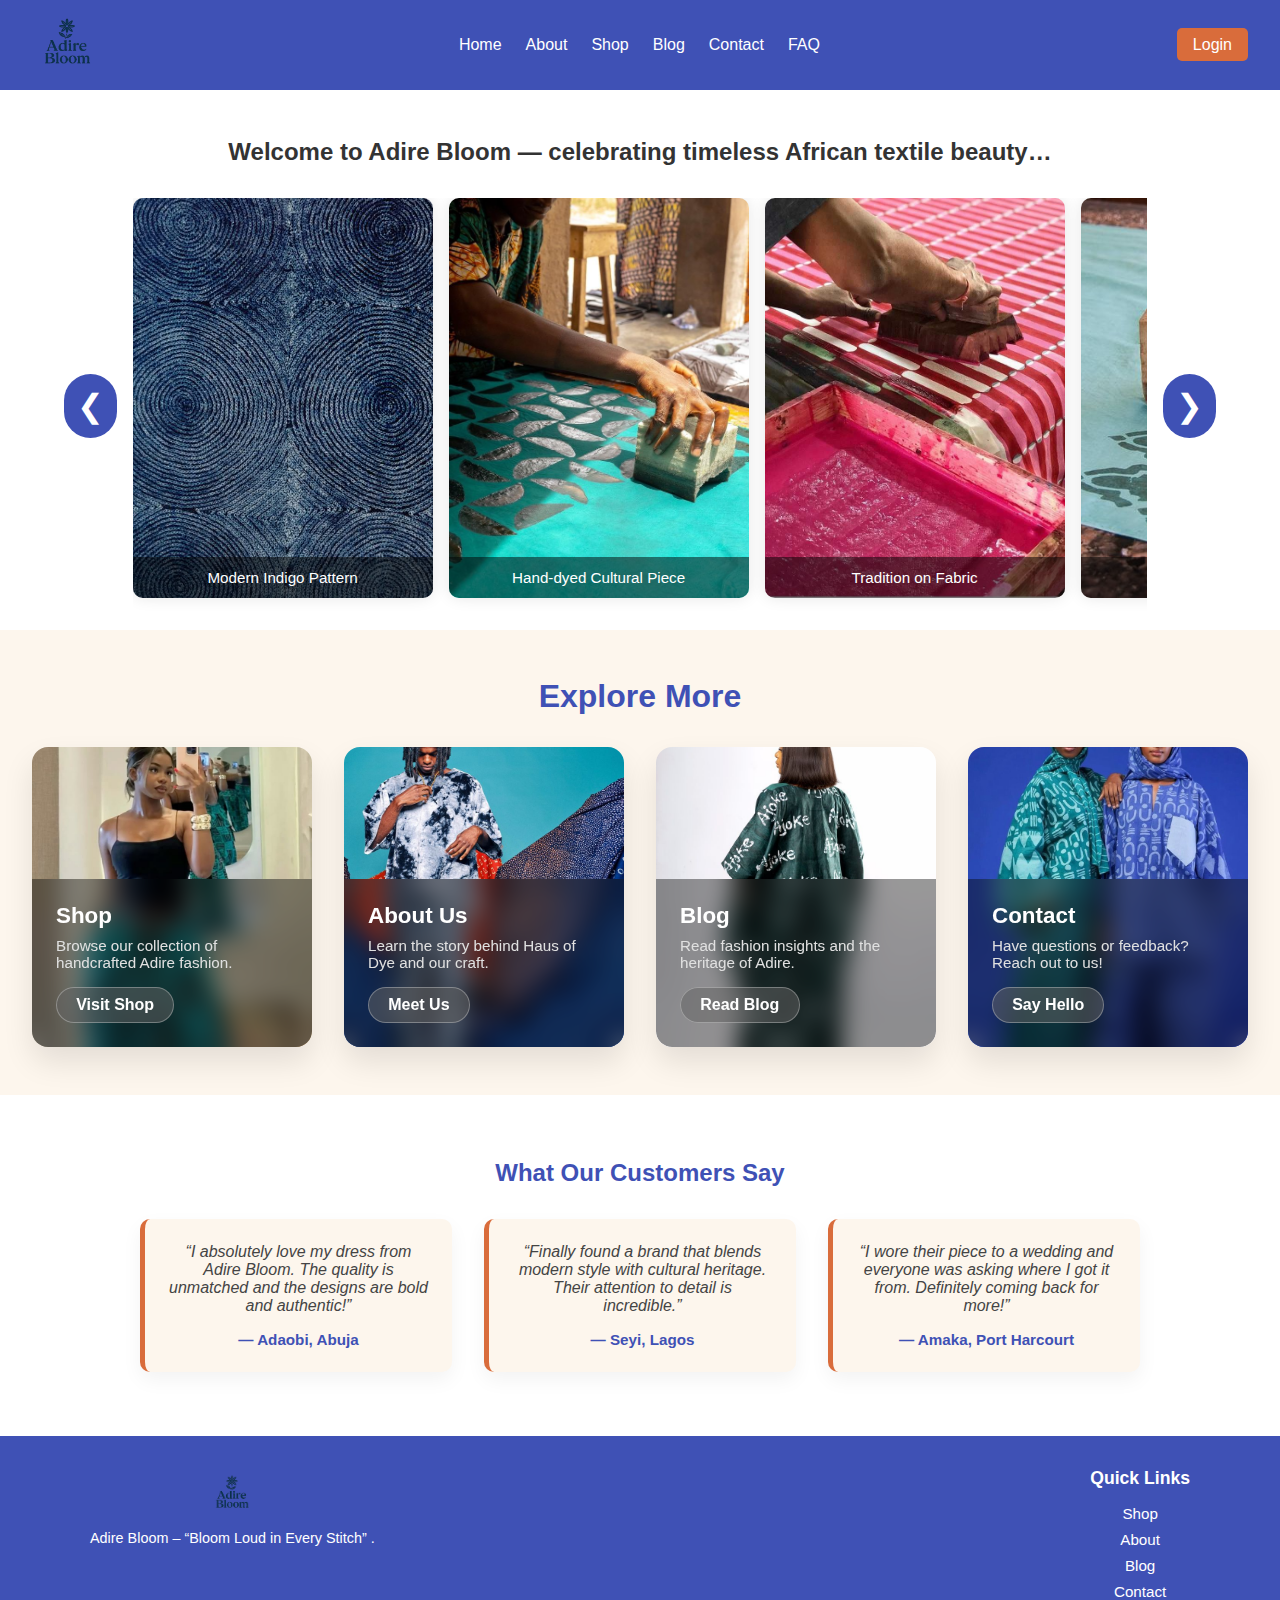
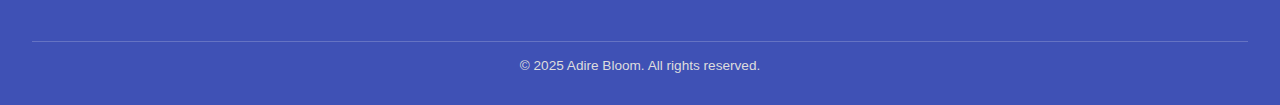
<file: index.html>
<!DOCTYPE html>
<html lang="en">
                    <head>
                      <meta charset="UTF-8" />
                      <meta name="viewport" content="width=device-width, initial-scale=1.0" />
                      <meta name="robots" content="index, follow" />

                      <title>Adire Bloom | Modern Adire Fashion</title>
                      <meta name="description" content="Adire Bloom brings street-inspired, handcrafted 
                      Adire pieces to the modern world. Wear culture. Wear confidence.">
                      <meta name="keywords" content="Adire, African Fashion, Handmade Clothing, 
                      Sustainable Fashion, Nigerian Textile, Urban Style, Tie and Dye, Adire Bloom, Slow fashion, Cultural Wear">
                      <meta name="author" content="Adire Bloom Team">

                      <!-- Open Graph / Facebook -->
                      <meta property="og:title" content="Adire Bloom | Street-Driven Adire Fashion">
                      <meta property="og:description" content="Wear culture. Rock the streets. Join the Adire Bloom revolution.">
                      <meta property="og:image" content="https://adirebloom.netlify.app/img/adirebloom.png">
                      <meta property="og:url" content="https://adirebloom.netlify.app">
                      <meta property="og:type" content="website">

                      <!-- Twitter -->
                      <meta name="twitter:card" content="summary_large_image">
                      <meta name="twitter:title" content="Adire Bloom | Street-Driven Adire Fashion">
                      <meta name="twitter:description" content="Wear culture. Rock the streets. Join the Adire Bloom revolution.">

                      <!-- Favicon -->
                      <link rel="icon" href="img/adirebloom.png" type="image/png">

                      <!-- Google Tag Manager -->
                      <script>
                        (function(w,d,s,l,i){w[l]=w[l]||[];w[l].push({'gtm.start':
                        new Date().getTime(),event:'gtm.js'});var f=d.getElementsByTagName(s)[0],
                        j=d.createElement(s),dl=l!='dataLayer'?'&l='+l:'';j.async=true;j.src=
                        'https://www.googletagmanager.com/gtm.js?id='+i+dl;f.parentNode.insertBefore(j,f);
                        })(window,document,'script','dataLayer','GTM-M9PTNK6S');
                      </script>

                      <!-- Google Analytics -->
                      <script async src="https://www.googletagmanager.com/gtag/js?id=G-JYZDK6RB9B"></script>
                      <script>
                        window.dataLayer = window.dataLayer || [];
                        function gtag(){dataLayer.push(arguments);}
                        gtag('js', new Date());
                        gtag('config', 'G-JYZDK6RB9B');
                      </script>

                      <!-- CSS -->
                      <link rel="stylesheet" href="css/style.css">
                    </head>
                    <!-- Google tag (gtag.js) -->
                    <script async src="https://www.googletagmanager.com/gtag/js?id=G-JYZDK6RB9B"></script>
                    <script>
                      window.dataLayer = window.dataLayer || [];
                      function gtag(){dataLayer.push(arguments);}
                      gtag('js', new Date());

                      gtag('config', 'G-JYZDK6RB9B');
                    </script>

<body>

              <!-- Google Tag Manager (noscript) -->
            <noscript><iframe src="https://www.googletagmanager.com/ns.html?id=GTM-M9PTNK6S"
            height="0" width="0" style="display:none;visibility:hidden"></iframe></noscript>
            <!-- End Google Tag Manager (noscript) -->
  <!-- Navbar -->
  <header>
    <div class="logo">
      <img src="img/adirebloombg.png" alt="Adire Bloom Logo" />
    </div>
    <nav>
      <div class="hamburger" onclick="toggleMenu()">☰</div>
      <ul id="nav-links">
        <li><a href="index.html">Home</a></li>
        <li><a href="about.html">About</a></li>
        <li><a href="shop.html">Shop</a></li>
        <li><a href="blog.html">Blog</a></li>
        <li><a href="contact.html">Contact</a></li>
        <li><a href="faq.html">FAQ</a></li>
      </ul>
    </nav>
    <div class="login-btn">
      <a href="login_form.html">Login</a>
    </div>
  </header>

  <!-- Carousel Section -->
  <section class="carousel-section">
    <h2 style="text-align: center; margin: 2rem 0;">Welcome to Adire Bloom 
      — celebrating timeless African textile beauty…</h2>

    <div class="carousel-wrapper">
      <button class="arrow left" onclick="scrollCarousel(-1)">&#10094;</button>

      <div class="carousel" id="carousel">
        <div class="carousel-item">
          <img src="img/lll.jpg" alt="Adire 1">
          <div class="caption">Modern Indigo Pattern</div>
        </div>
        <div class="carousel-item">
          <img src="img/bbb.jpg" alt="Adire 2">
          <div class="caption">Hand-dyed Cultural Piece</div>
        </div>
        <div class="carousel-item">
          <img src="img/aaa.jpg" alt="Adire 3">
          <div class="caption">Tradition on Fabric</div>
        </div>
        <div class="carousel-item">
          <img src="img/fff.jpg" alt="Adire 4">
          <div class="caption">Wearable Art</div>
        </div>
        <div class="carousel-item">
          <img src="img/yyy.jpg" alt="Adire 5">
          <div class="caption">Bold & Beautiful</div>
        </div>
        <div class="carousel-item">
          <img src="img/zzz.jpg" alt="Adire 6">
          <div class="caption">Heritage Prints</div>
        </div>
        <div class="carousel-item">
          <img src="img/xxx.jpg" alt="Adire 7">
          <div class="caption">Elegance Reimagined</div>
        </div>
      </div>

      <button class="arrow right" onclick="scrollCarousel(1)">&#10095;</button>
    </div>
  </section>

  <!-- Quick Links Section -->
  <section class="quick-links">
    <h2>Explore More</h2>
    <div class="link-cards">

      <div class="link-card" style="background-image: url('img/abc.jpg');">
        <div class="card-content">
          <h3>Shop</h3>
          <p>Browse our collection of handcrafted Adire fashion.</p>
          <a href="shop.html" class="glass-btn">Visit Shop</a>
        </div>
      </div>

      <div class="link-card" style="background-image: url('img/bcd.jpg');">
        <div class="card-content">
          <h3>About Us</h3>
          <p>Learn the story behind Haus of Dye and our craft.</p>
          <a href="about.html" class="glass-btn">Meet Us</a>
        </div>
      </div>

      <div class="link-card" style="background-image: url('img/efg.jpg');">
        <div class="card-content">
          <h3>Blog</h3>
          <p>Read fashion insights and the heritage of Adire.</p>
          <a href="blog.html" class="glass-btn">Read Blog</a>
        </div>
      </div>

      <div class="link-card" style="background-image: url('img/xyz.jpg');">
        <div class="card-content">
          <h3>Contact</h3>
          <p>Have questions or feedback? Reach out to us!</p>
          <a href="contact.html" class="glass-btn">Say Hello</a>
        </div>
      </div>

    </div>
  </section>

  <!-- Testimonials Section -->
<section class="testimonials">
  <h2>What Our Customers Say</h2>
  <div class="testimonial-cards">

    <div class="testimonial-card">
      <p>“I absolutely love my dress from Adire Bloom. The quality is 
        unmatched and the designs are bold and authentic!”</p>
      <h4>— Adaobi, Abuja</h4>
    </div>

    <div class="testimonial-card">
      <p>“Finally found a brand that blends modern style with cultural
         heritage. Their attention to detail is incredible.”</p>
      <h4>— Seyi, Lagos</h4>
    </div>

    <div class="testimonial-card">
      <p>“I wore their piece to a wedding and everyone was asking where
         I got it from. Definitely coming back for more!”</p>
      <h4>— Amaka, Port Harcourt</h4>
    </div>

  </div>
</section>

<!-- Footer Section -->
<footer>
  <div class="footer-content">
    <div class="footer-logo">
      <img src="img/adirebloombg.png" alt="Adire Bloom Logo" />
      <p>Adire Bloom – “Bloom Loud in Every Stitch” .</p>
    </div>

    <div class="footer-links">
      <h4>Quick Links</h4>
      <ul>
        <li><a href="shop.html">Shop</a></li>
        <li><a href="about.html">About</a></li>
        <li><a href="blog.html">Blog</a></li>
        <li><a href="contact.html">Contact</a></li>
      </ul>
    </div>
  </div>

  <div class="footer-bottom">
    <p>&copy; 2025 Adire Bloom. All rights reserved.</p>
  </div>
</footer>


  <script src="script.js"></script>
</body>
</html>
</file>
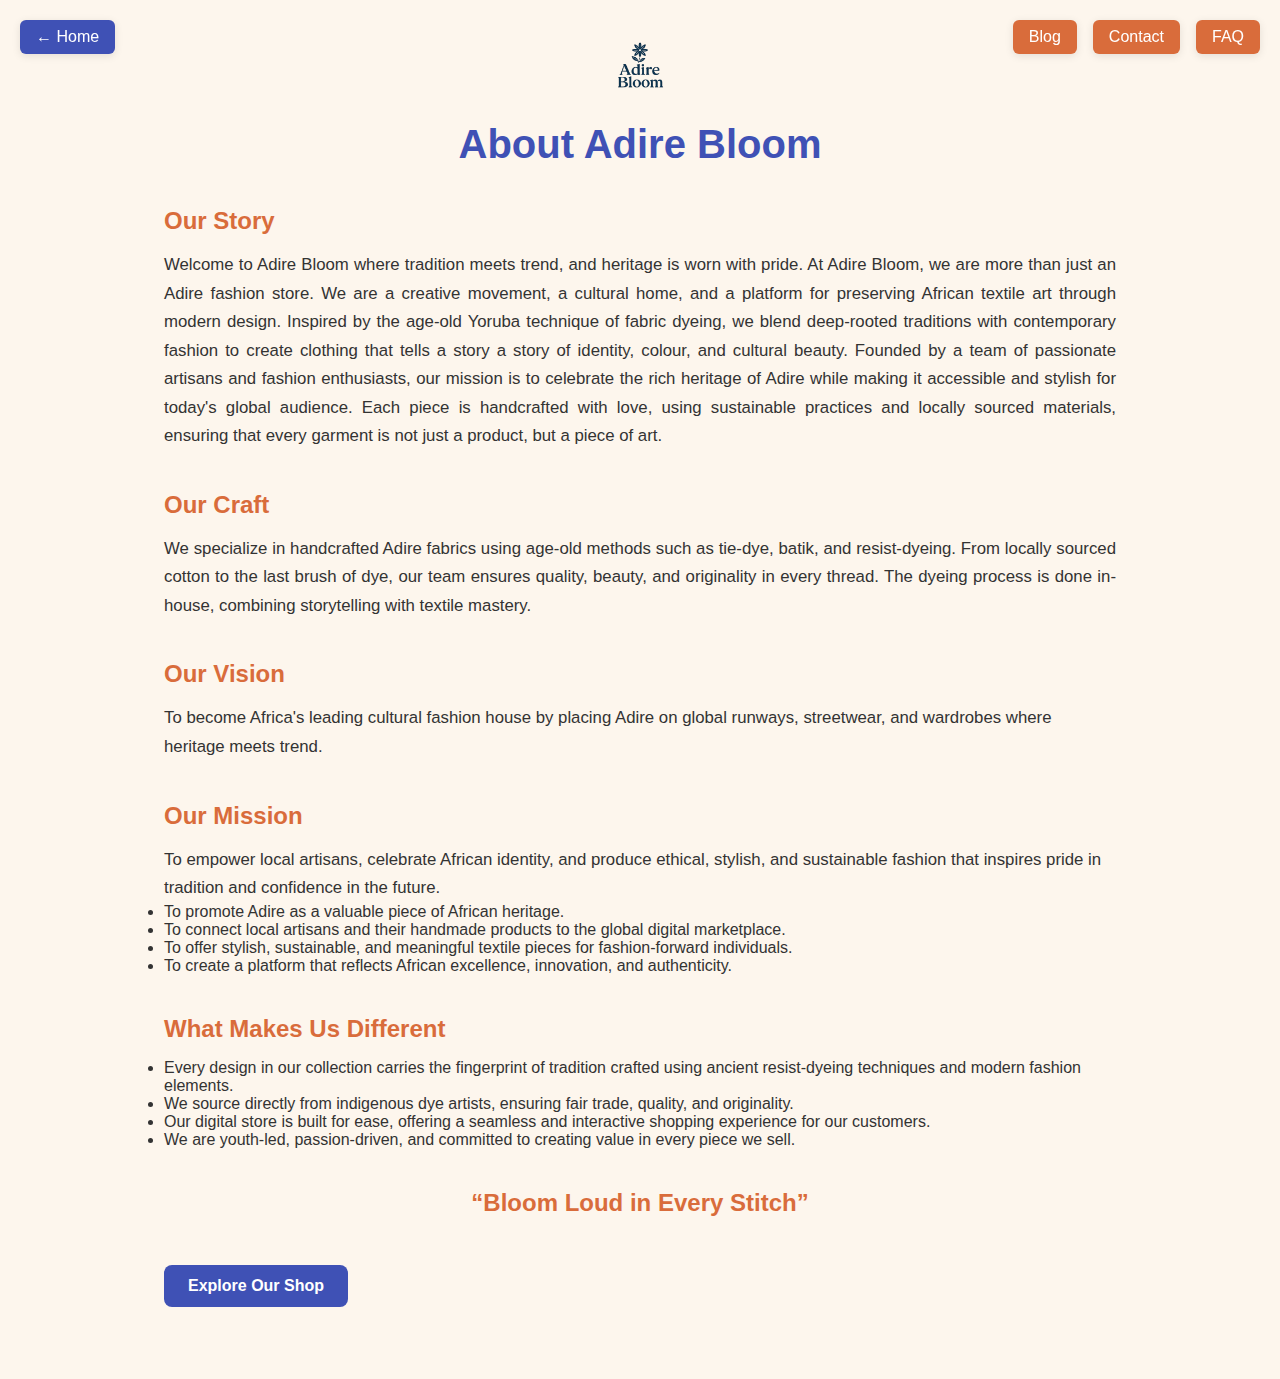
<file: about.html>
<!DOCTYPE html>
<html lang="en">
<head>
  <meta charset="UTF-8" />
  <meta name="viewport" content="width=device-width, initial-scale=1.0"/>
  <title>About Us - Adire Bloom</title>
  <link rel="stylesheet" href="css/style.css" />
   <meta name="author" content="Adire Bloom Team">
  <link rel="icon" href="img/adirebloom.png" type="image/png">
  <style>
    body {
      font-family: 'Poppins', sans-serif;
      background-color: #FDF6ED;
      margin: 0;
      padding: 0;
      color: #333;
    }

    .about-container {
      max-width: 1000px;
      margin: auto;
      padding: 2rem 1.5rem;
    }

    .about-header {
      text-align: center;
      margin-bottom: 2.5rem;
    }

    .about-header img {
      height: 70px;
      margin-bottom: 1rem;
    }

    .about-header h1 {
      font-size: 2.5rem;
      color: #3F51B5;
    }

    .about-section {
      margin-bottom: 2.5rem;
    }

    .about-section h2 {
      color: #D96C3B;
      margin-bottom: 1rem;
    }

    .about-section p {
      line-height: 1.7;
      font-size: 1.05rem;
    }

    .btn-shop {
      display: inline-block;
      margin-top: 2rem;
      padding: 0.75rem 1.5rem;
      background-color: #3F51B5;
      color: white;
      border-radius: 8px;
      text-decoration: none;
      font-weight: 600;
    }


    .back-home {
  position: fixed;
  top: 20px;
  left: 20px;
  background-color: #3F51B5;
  color: white;
  padding: 0.5rem 1rem;
  border-radius: 6px;
  text-decoration: none;
  font-weight: 500;
  box-shadow: 0 2px 8px rgba(0, 0, 0, 0.1);
  z-index: 999;
  transition: background 0.3s ease;
}

.back-home:hover {
  background-color: #D96C3B;
}

.top-right-links {
  position: fixed;
  top: 20px;
  right: 20px;
  display: flex;
  gap: 1rem;
  z-index: 999;
}

.top-right-links a {
  background-color: #D96C3B;
  color: white;
  padding: 0.5rem 1rem;
  border-radius: 6px;
  text-decoration: none;
  font-weight: 500;
  box-shadow: 0 2px 8px rgba(0, 0, 0, 0.1);
  transition: background 0.3s ease;
}

.top-right-links a:hover {
  background-color: #3F51B5;
}


    @media(max-width: 768px) {
      .about-header h1 {
        font-size: 2rem;
      }
    }
  </style>
</head>
<body>
           <a href="index.html" class="back-home">&larr; Home</a>
            <div class="top-right-links">
            <a href="blog.html">Blog</a>
            <a href="contact.html">Contact</a>
            <a href="faq.html">FAQ</a>
            </div>


  <div class="about-container">

    <div class="about-header">
      <img src="img/adirebloombg.png" alt="Adire Bloom Logo" />
      <h1>About Adire Bloom</h1>
    </div>

    <div class="about-section">
      <h2>Our Story</h2>
      <p style="text-align: justify;">
        Welcome to Adire Bloom where tradition meets trend, and heritage is worn with pride.
        At Adire Bloom, we are more than just an Adire fashion store. We are a creative movement, a cultural home, and a platform for preserving African textile art through modern design. Inspired by the age-old Yoruba technique of fabric dyeing, we blend deep-rooted traditions with contemporary fashion to create clothing that tells a story a story of identity, colour, and cultural beauty.
        Founded by a team of passionate artisans and fashion enthusiasts, our mission is to celebrate the rich heritage of Adire while making it accessible and stylish for today's global audience. Each piece is handcrafted with love, using sustainable practices and locally sourced materials, ensuring that every garment is not just a product, but a piece of art.
      </p>
    </div>

    <div class="about-section">
      <h2>Our Craft</h2>
      <p style="text-align: justify;">
        We specialize in handcrafted Adire fabrics using age-old methods such as tie-dye,
         batik, and resist-dyeing. From locally sourced cotton to the last brush of dye, 
         our team ensures quality, beauty, and originality in every thread. The dyeing process
          is done in-house, combining storytelling with textile mastery.
      </p>
    </div>

    <div class="about-section">
      <h2>Our Vision</h2>
      <p>
        To become Africa's leading cultural fashion house by placing Adire on 
        global runways, streetwear, and wardrobes where heritage meets trend.
      </p>
    </div>

    <div class="about-section">
      <h2>Our Mission</h2>
      <p>
        To empower local artisans, celebrate African identity, and produce 
        ethical, stylish, and sustainable fashion that inspires pride in 
        tradition and confidence in the future.
      </p>
      <ul>
        <li>To promote Adire as a valuable piece of African heritage.</li>
        <li>To connect local artisans and their handmade products to the global digital marketplace.</li>
        <li>To offer stylish, sustainable, and meaningful textile pieces for fashion-forward individuals.</li>
        <li>To create a platform that reflects African excellence, innovation, and authenticity.</li>
      </ul>
    </div>

    <div class="about-section">
      <h2>What Makes Us Different</h2>
      <ul>
        <li>Every design in our collection carries the fingerprint of tradition crafted using ancient resist-dyeing techniques and modern fashion elements.</li>
        <li>We source directly from indigenous dye artists, ensuring fair trade, quality, and originality.</li>
        <li>Our digital store is built for ease, offering a seamless and interactive shopping experience for our customers.</li>
        <li>We are youth-led, passion-driven, and committed to creating value in every piece we sell.</li>
      </ul>
    </div>

    <div class="about-section">
            <h2 style="text-align: center;">
              “Bloom Loud in Every Stitch”
            </h2>
    <a href="shop.html" class="btn-shop">Explore Our Shop</a>

  </div>

</body>
</html>

</html>
</file>
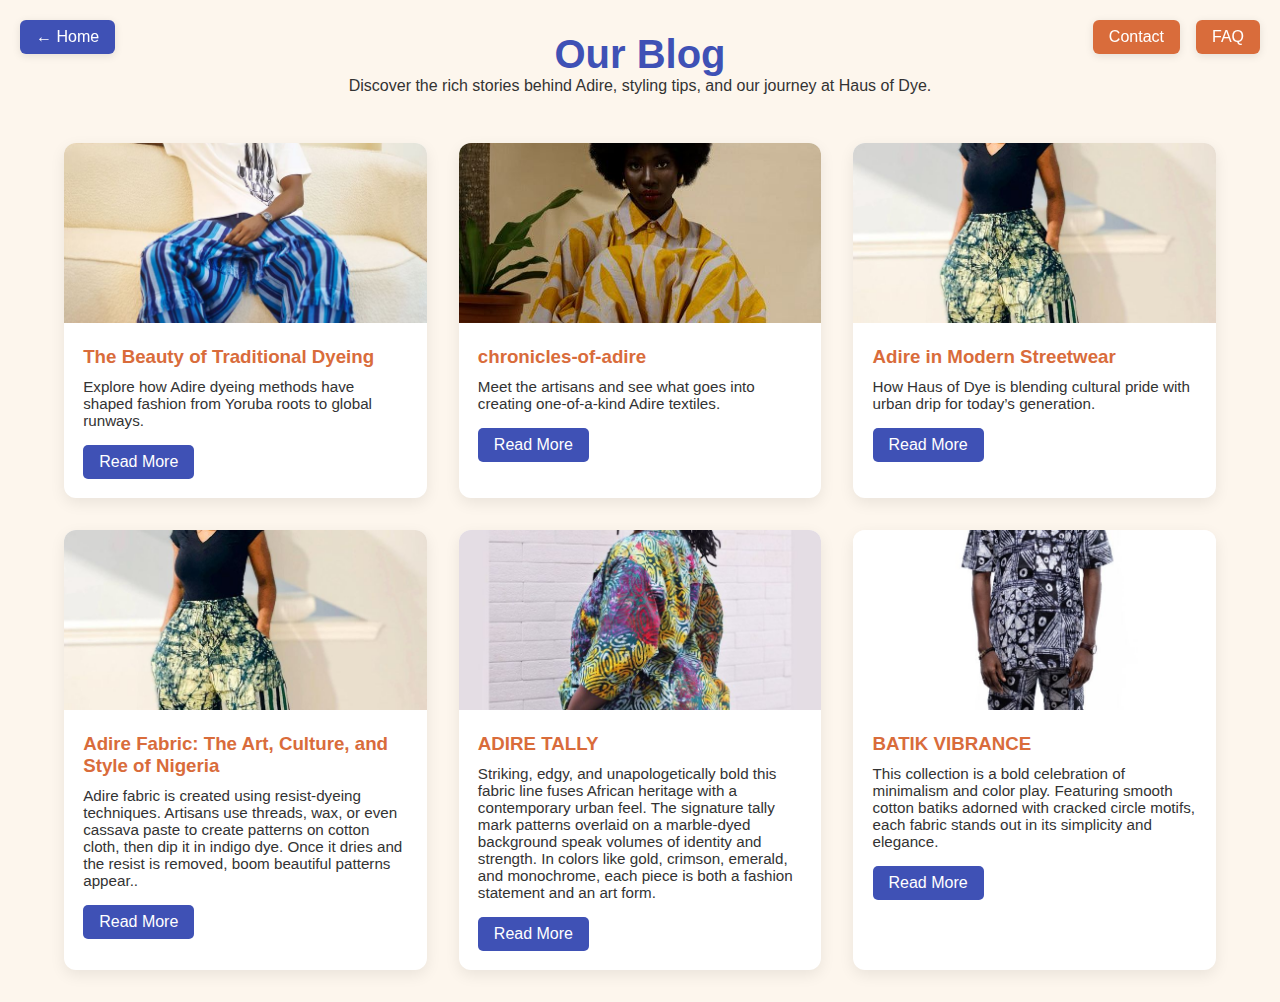
<file: blog.html>
<!DOCTYPE html>
<html lang="en">
<head>
  <meta charset="UTF-8" />
  <meta name="viewport" content="width=device-width, initial-scale=1.0"/>
  <title>Blog – Haus of Dye</title>
  <link rel="stylesheet" href="css/style.css">
  <style>
    body {
      font-family: 'Poppins', sans-serif;
      background-color: #FDF6ED;
      margin: 0;
      padding: 0;
      color: #333;
    }

    .blog-container {
      max-width: 1200px;
      margin: auto;
      padding: 2rem 1.5rem;
    }

    .blog-header {
      text-align: center;
      margin-bottom: 3rem;
    }

    .blog-header h1 {
      font-size: 2.5rem;
      color: #3F51B5;
    }

    .blog-grid {
      display: grid;
      grid-template-columns: repeat(auto-fit, minmax(280px, 1fr));
      gap: 2rem;
    }

    .blog-card {
      background: white;
      border-radius: 12px;
      overflow: hidden;
      box-shadow: 0 5px 15px rgba(0,0,0,0.08);
      transition: transform 0.3s ease;
    }

    .blog-card:hover {
      transform: translateY(-5px);
    }

    .blog-card img {
      width: 100%;
      height: 180px;
      object-fit: cover;
    }

    .blog-card .content {
      padding: 1.2rem;
    }

    .blog-card h3 {
      color: #D96C3B;
      margin-bottom: 0.6rem;
    }

    .blog-card p {
      font-size: 0.95rem;
      margin-bottom: 1rem;
    }

    .read-more {
      display: inline-block;
      background-color: #3F51B5;
      color: white;
      padding: 0.5rem 1rem;
      border-radius: 5px;
      text-decoration: none;
      font-weight: 500;
    }

    .read-more:hover {
      background-color: #D96C3B;
    }

     .back-home {
  position: fixed;
  top: 20px;
  left: 20px;
  background-color: #3F51B5;
  color: white;
  padding: 0.5rem 1rem;
  border-radius: 6px;
  text-decoration: none;
  font-weight: 500;
  box-shadow: 0 2px 8px rgba(0, 0, 0, 0.1);
  z-index: 999;
  transition: background 0.3s ease;
}

.back-home:hover {
  background-color: #D96C3B;
}

.top-right-links {
  position: fixed;
  top: 20px;
  right: 20px;
  display: flex;
  gap: 1rem;
  z-index: 999;
}

.top-right-links a {
  background-color: #D96C3B;
  color: white;
  padding: 0.5rem 1rem;
  border-radius: 6px;
  text-decoration: none;
  font-weight: 500;
  box-shadow: 0 2px 8px rgba(0, 0, 0, 0.1);
  transition: background 0.3s ease;
}

.top-right-links a:hover {
  background-color: #3F51B5;
}


    @media (max-width: 768px) {
      .blog-header h1 {
        font-size: 2rem;
      }
    }
  </style>
</head>
<body>

  <a href="index.html" class="back-home">&larr; Home</a>
  <div class="top-right-links">
            <a href="contact.html">Contact</a>
            <a href="faq.html">FAQ</a>
            </div>

  <div class="blog-container">
    <div class="blog-header">
      <h1>Our Blog</h1>
      <p style="max-width: 600px; margin: auto;">
        Discover the rich stories behind Adire, styling tips, and our journey at Haus of Dye.
      </p>
    </div>

    <div class="blog-grid">
      <div class="blog-card">
        <img src="img/ireke.jpg" alt="Blog 1">
        <div class="content">
          <h3>The Beauty of Traditional Dyeing</h3>
          <p>Explore how Adire dyeing methods have shaped fashion from Yoruba roots to global runways.</p>
          <a href="#" class="read-more">Read More</a>
        </div>
      </div>

      <div class="blog-card">
        <img src="img/melanin.jpg" alt="Blog 2">
        <div class="content">
          <h3>chronicles-of-adire</h3>
          <p>Meet the artisans and see what goes into creating one-of-a-kind Adire textiles.</p>
          <a href="https://hausofdye60.blogspot.com/2025/07/chronicles-of-adire.html" 
          class="read-more">Read More</a>
        </div>
      </div>

      <div class="blog-card">
        <img src="img/jags.jpg" alt="Blog 3">
        <div class="content">
          <h3>Adire in Modern Streetwear</h3>
          <p>How Haus of Dye is blending cultural pride with urban drip for today’s generation.</p>
          <a href="#" class="read-more">Read More</a>
        </div>
      </div>

      <div class="blog-card">
        <img src="img/jags.jpg" alt="Blog 3">
        <div class="content">
          <h3>Adire Fabric: The Art, Culture, and Style of Nigeria</h3>
          <p>Adire fabric is created using resist-dyeing techniques. Artisans use threads, wax, or
             even cassava paste to create patterns on cotton cloth, then dip it in indigo dye. Once
              it dries and the resist is removed, boom beautiful patterns appear..</p>
          <a href="https://milesblog1942.blogspot.com/2025/07/adire-fabric-nigeria.html" 
          class="read-more">Read More</a>
        </div>
      </div>

        <div class="blog-card">
            <img src="img/tally.jpg" alt="Blog 4">
            <div class="content">
            <h3>ADIRE TALLY</h3>
            <p>Striking, edgy, and unapologetically bold  this fabric line fuses African heritage
                 with a contemporary urban feel. The signature tally mark patterns overlaid 
                 on a marble-dyed background speak volumes of identity and strength. In colors like gold, crimson,
                 emerald, and monochrome, each piece is both a fashion statement and an art form.</p>
            <a href="https://hausofdye60.blogspot.com/2025/07/adire-tally.html" 
            class="read-more">Read More</a>
            </div>
        </div>

        <div class="blog-card">
            <img src="img/batik.jpg" alt="Blog 4">
            <div class="content">
            <h3>BATIK VIBRANCE</h3>
            <p>This collection is a bold celebration of minimalism and color play. Featuring smooth cotton batiks
                adorned with cracked circle motifs, each fabric stands out in its simplicity and elegance. </p>
            <a href="https://hausofdye60.blogspot.com/2025/07/chronicles-of-adire_13.html" 
            class="read-more">Read More</a>
            </div>
        </div>
    

    </div>
  </div>

</body>
</html>
</file>
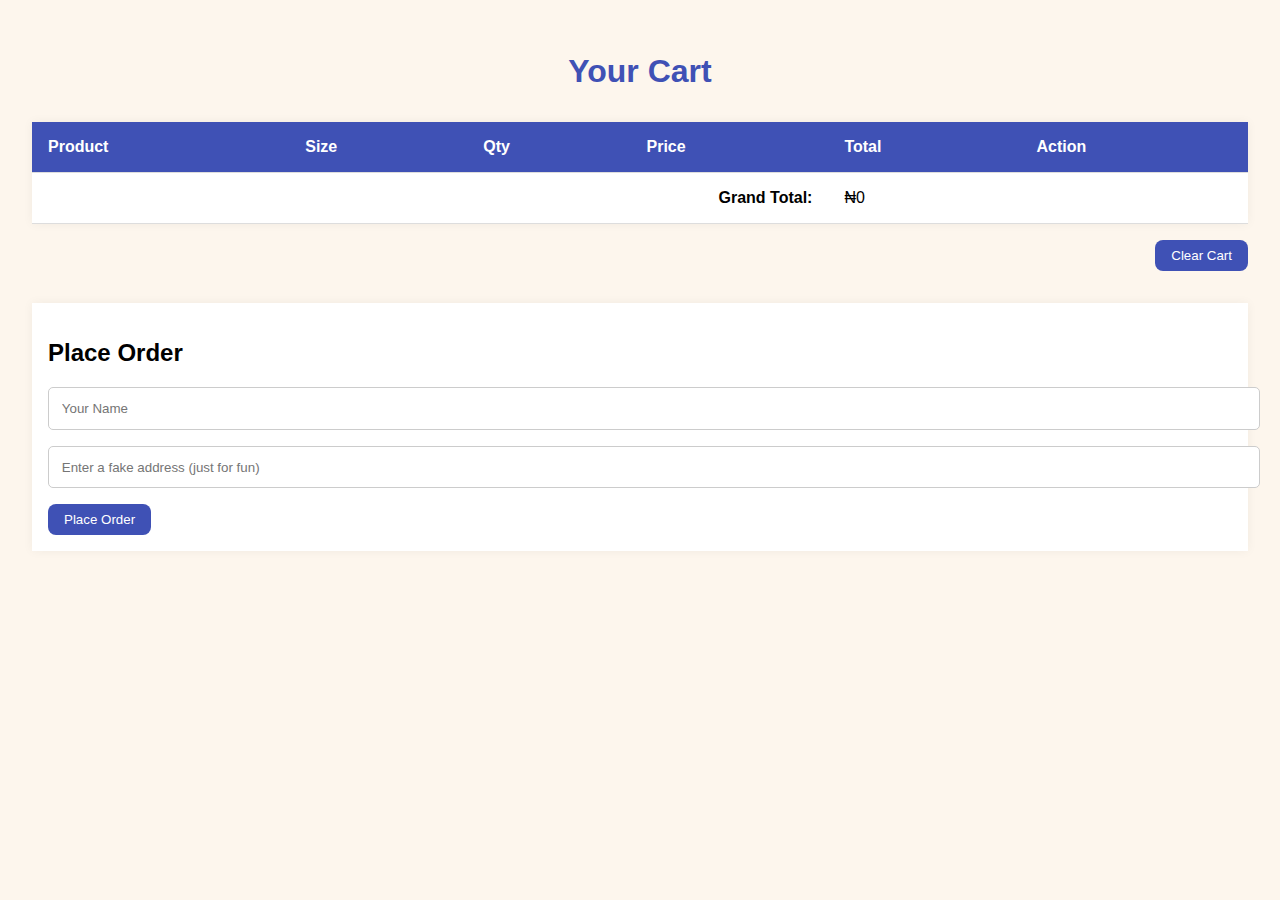
<file: checkout.html>
<!DOCTYPE html>
<html lang="en">
<head>
  <meta charset="UTF-8" />
  <meta name="viewport" content="width=device-width, initial-scale=1.0" />
  <title>Checkout – Adire Bloom</title>
  <link rel="stylesheet" href="https://cdnjs.cloudflare.com/ajax/libs/font-awesome/6.5.0/css/all.min.css">
  <style>
    body {
      font-family: 'Poppins', sans-serif;
      background-color: #FDF6ED;
      margin: 0;
      padding: 2rem;
    }

    h1 {
      color: #3F51B5;
      text-align: center;
      margin-bottom: 2rem;
    }

    table {
      width: 100%;
      border-collapse: collapse;
      background: #fff;
      box-shadow: 0 0 10px rgba(0,0,0,0.05);
    }

    th, td {
      padding: 1rem;
      text-align: left;
      border-bottom: 1px solid #ddd;
    }

    th {
      background-color: #3F51B5;
      color: white;
    }

    .actions button, .clear-btn, .place-order-btn {
      background: #3F51B5;
      color: white;
      padding: 0.5rem 1rem;
      border: none;
      cursor: pointer;
      border-radius: 8px;
    }

    .actions button:hover, .clear-btn:hover, .place-order-btn:hover {
      background-color: #D96C3B;
    }

    .order-form {
      margin-top: 2rem;
      padding: 1rem;
      background: #fff;
      box-shadow: 0 0 10px rgba(0,0,0,0.05);
    }

    .order-form input {
      width: 100%;
      padding: 0.8rem;
      margin-bottom: 1rem;
      border: 1px solid #ccc;
      border-radius: 5px;
    }

    .order-confirmation {
      margin-top: 2rem;
      padding: 1rem;
      background-color: #d7ffd7;
      border: 1px solid #3F51B5;
      display: none;
    }
  </style>
</head>
<body>
  <h1>Your Cart</h1>

  <table id="cart-table">
    <thead>
      <tr>
        <th>Product</th>
        <th>Size</th>
        <th>Qty</th>
        <th>Price</th>
        <th>Total</th>
        <th>Action</th>
      </tr>
    </thead>
    <tbody></tbody>
  </table>

  <div style="margin-top: 1rem; text-align: right">
    <button class="clear-btn" onclick="clearCart()">Clear Cart</button>
  </div>

  <div class="order-form">
    <h2>Place Order</h2>
    <input type="text" id="name" placeholder="Your Name" required>
    <input type="text" id="fakeAddress" placeholder="Enter a fake address (just for fun)" required>
    <button class="place-order-btn" onclick="placeOrder()">Place Order</button>
  </div>

  <div class="order-confirmation" id="order-confirmation"></div>

  <script>
    let cart = JSON.parse(localStorage.getItem("cart")) || [];

    function renderCart() {
      const tbody = document.querySelector("#cart-table tbody");
      tbody.innerHTML = "";
      let total = 0;
      cart.forEach((item, index) => {
        const itemTotal = item.price * item.qty;
        total += itemTotal;
        const row = document.createElement("tr");
        row.innerHTML = `
          <td>${item.name}</td>
          <td>${item.size || "-"}</td>
          <td>${item.qty}</td>
          <td>₦${item.price}</td>
          <td>₦${itemTotal}</td>
          <td class="actions"><button onclick="removeItem(${index})">Remove</button></td>
        `;
        tbody.appendChild(row);
      });
      const totalRow = document.createElement("tr");
      totalRow.innerHTML = `<td colspan="4" style="text-align:right;font-weight:bold">Grand Total:</td><td colspan="2">₦${total}</td>`;
      tbody.appendChild(totalRow);
    }

    function removeItem(index) {
      cart.splice(index, 1);
      localStorage.setItem("cart", JSON.stringify(cart));
      renderCart();
    }

    function clearCart() {
      if(confirm("Are you sure you want to clear the cart?")) {
        cart = [];
        localStorage.removeItem("cart");
        renderCart();
      }
    }

    function placeOrder() {
      const name = document.getElementById("name").value;
      const fakeAddress = document.getElementById("fakeAddress").value;
      if (!name || !fakeAddress) return alert("Fill all fields!");

      const orderCode = Math.random().toString(36).substr(2, 9).toUpperCase();
      document.getElementById("order-confirmation").style.display = "block";
      document.getElementById("order-confirmation").innerHTML = `
        <h3>🎉 Thank you, ${name}!</h3>
        <p>Your fake order is on the way to <strong>${fakeAddress}</strong> 😂</p>
        <p>Tracking Code: <strong>${orderCode}</strong></p>
        <p>You can now close this page or keep shopping.</p>
      `;
      clearCart();
    }

    renderCart();
  </script>
</body>
</html>
</file>
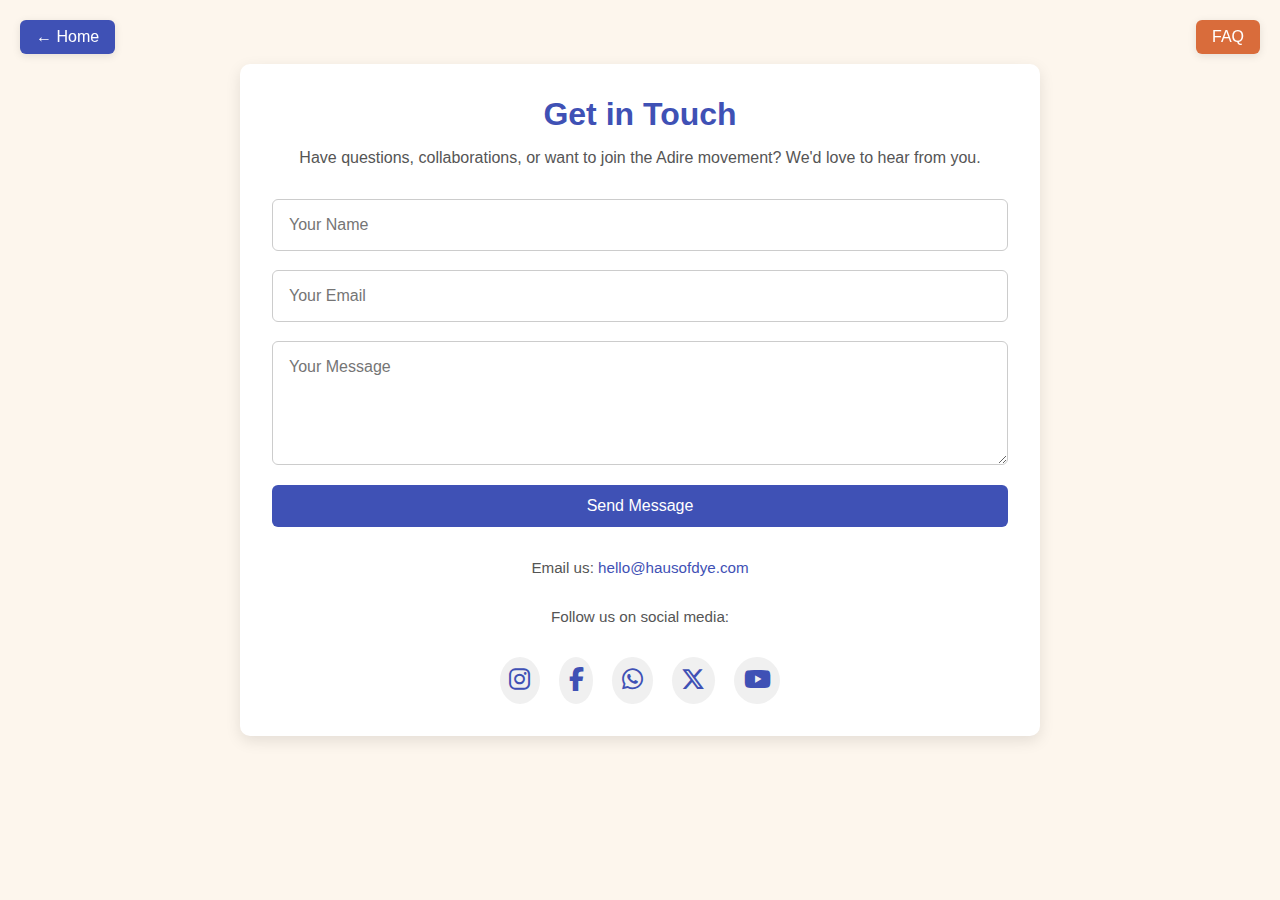
<file: contact.html>
<!DOCTYPE html>
<html lang="en">
<head>
  <meta charset="UTF-8" />
  <meta name="viewport" content="width=device-width, initial-scale=1.0"/>
  <title>Contact Us – Haus of Dye</title>
  <!-- Font Awesome CDN -->
<link rel="stylesheet" href="https://cdnjs.cloudflare.com/ajax/libs/font-awesome/6.5.0/css/all.min.css">
  <link rel="stylesheet" href="css/style.css">
  <style>
    body {
      font-family: 'Poppins', sans-serif;
      background-color: #FDF6ED;
      margin: 0;
      padding: 0;
      color: #333;
    }

    .contact-container {
      max-width: 800px;
      margin: 4rem auto;
      padding: 2rem;
      background: #fff;
      border-radius: 10px;
      box-shadow: 0 5px 15px rgba(0,0,0,0.1);
    }

    .contact-container h1 {
      color: #3F51B5;
      margin-bottom: 1rem;
      text-align: center;
    }

    .contact-container p {
      text-align: center;
      margin-bottom: 2rem;
      color: #555;
    }

    form {
      display: flex;
      flex-direction: column;
      gap: 1.2rem;
    }

    input, textarea {
      padding: 1rem;
      border: 1px solid #ccc;
      border-radius: 6px;
      font-size: 1rem;
      resize: vertical;
      font-family: inherit;
    }

    button {
      background-color: #3F51B5;
      color: white;
      border: none;
      padding: 0.75rem;
      border-radius: 6px;
      font-size: 1rem;
      font-weight: 500;
      cursor: pointer;
      transition: background 0.3s ease;
    }

    button:hover {
      background-color: #D96C3B;
    }

    .contact-info {
      margin-top: 2rem;
      text-align: center;
      font-size: 0.95rem;
      color: #777;
    }

    .contact-info a {
      color: #3F51B5;
      text-decoration: none;
      font-weight: 500;
    }

    @media (max-width: 600px) {
      .contact-container {
        margin: 2rem 1rem;
        padding: 1.5rem;
      }
    }

    /* Reuse back-home + top-right-links if needed */
    .back-home {
      position: fixed;
      top: 20px;
      left: 20px;
      background-color: #3F51B5;
      color: white;
      padding: 0.5rem 1rem;
      border-radius: 6px;
      text-decoration: none;
      font-weight: 500;
      box-shadow: 0 2px 8px rgba(0, 0, 0, 0.1);
      z-index: 999;
    }

    .top-right-links {
      position: fixed;
      top: 20px;
      right: 20px;
      display: flex;
      gap: 1rem;
      z-index: 999;
    }

    .top-right-links a {
      background-color: #D96C3B;
      color: white;
      padding: 0.5rem 1rem;
      border-radius: 6px;
      text-decoration: none;
      font-weight: 500;
      box-shadow: 0 2px 8px rgba(0, 0, 0, 0.1);
    }

    .top-right-links a:hover {
      background-color: #3F51B5;
    }
  </style>
</head>
<body>

  <body>

  <!-- Navigation Shortcuts -->
  <a href="index.html" class="back-home">&larr; Home</a>
  <div class="top-right-links">
    <a href="faq.html">FAQ</a>
  </div>

  <div class="contact-container">
    <h1>Get in Touch</h1>
    <p>Have questions, collaborations, or want to join the Adire movement? We'd love to hear from you.</p>

    <form>
      <input type="text" placeholder="Your Name" required>
      <input type="email" placeholder="Your Email" required>
      <textarea rows="5" placeholder="Your Message" required></textarea>
      <button type="submit">Send Message</button>
    </form>

    <div class="contact-info">
      <p>Email us: <a href="mailto:hello@hausofdye.com">hello@hausofdye.com</a></p>
      <p>Follow us on social media:</p>

      <!-- SOCIAL ICONS -->
      <div class="social-icons">
        <a href="#" target="_blank" title="Instagram"><i class="fab fa-instagram"></i></a>
        <a href="#" target="_blank" title="Facebook"><i class="fab fa-facebook-f"></i></a>
        <a href="#" target="_blank" title="WhatsApp"><i class="fab fa-whatsapp"></i></a>
        <a href="#" target="_blank" title="X / Twitter"><i class="fab fa-x-twitter"></i></a>
        <a href="#" target="_blank" title="YouTube"><i class="fab fa-youtube"></i></a>
      </div>
    </div>
  </div>

  <!-- Inline CSS for socials -->
  <style>
    .social-icons {
      margin-top: 1rem;
      display: flex;
      justify-content: center;
      gap: 1.2rem;
    }

    .social-icons a {
      font-size: 1.5rem;
      color: #3F51B5;
      background: #f0f0f0;
      padding: 0.6rem;
      border-radius: 50%;
      transition: all 0.3s ease;
      text-decoration: none;
    }

    .social-icons a:hover {
      background-color: #D96C3B;
      color: white;
      transform: scale(1.1);
    }
  </style>

</body>
</html>
</file>
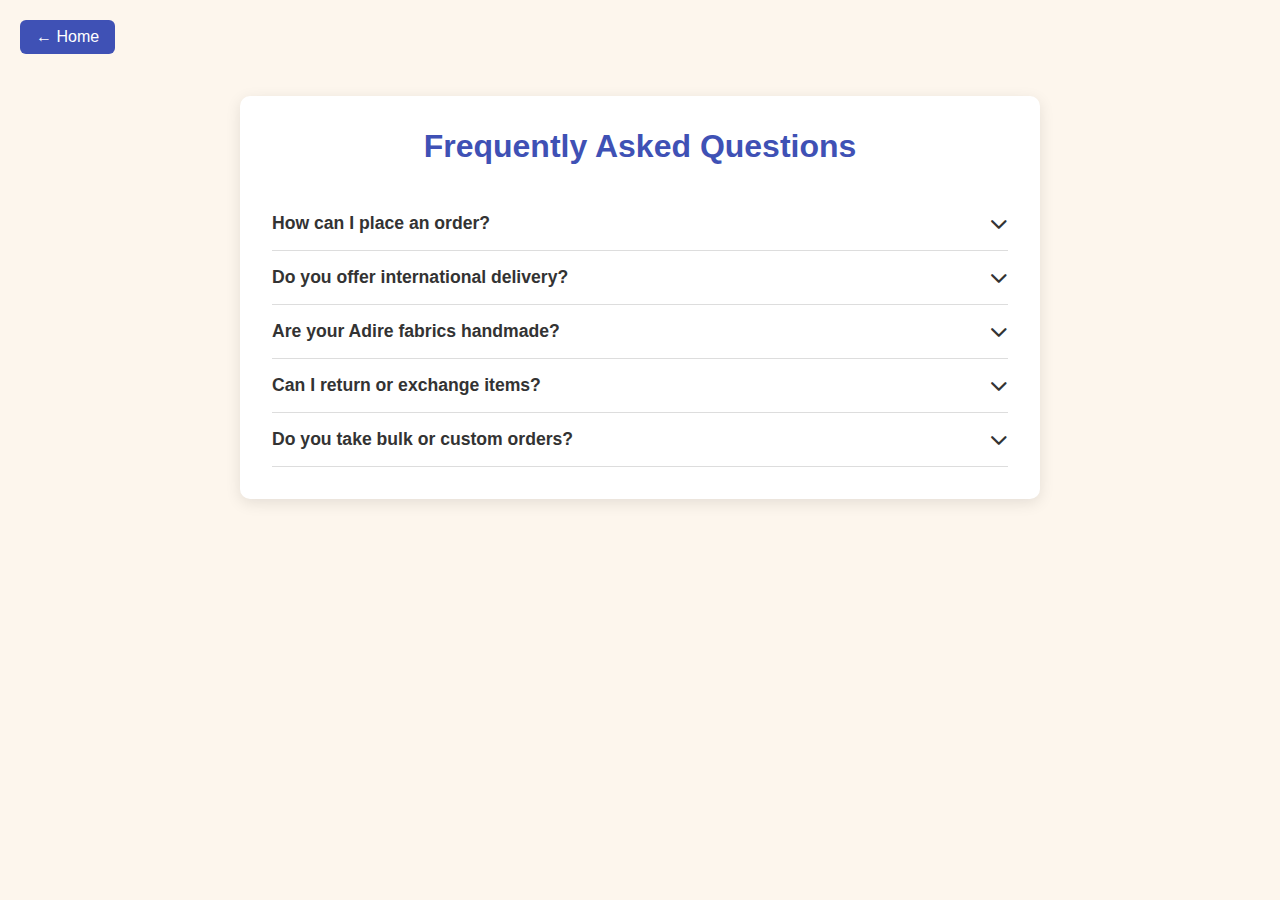
<file: faq.html>
<!DOCTYPE html>
<html lang="en">
<head>
  <meta charset="UTF-8" />
  <meta name="viewport" content="width=device-width, initial-scale=1.0"/>
  <title>FAQs – Haus of Dye</title>
  <!-- Font Awesome (optional for icons) -->
<link rel="stylesheet" href="https://cdnjs.cloudflare.com/ajax/libs/font-awesome/6.5.0/css/all.min.css">
  <link rel="stylesheet" href="css/style.css">
  <style>
    body {
      font-family: 'Poppins', sans-serif;
      background-color: #FDF6ED;
      margin: 0;
      padding: 0;
      color: #333;
    }

    .back-home {
      position: fixed;
      top: 20px;
      left: 20px;
      background-color: #3F51B5;
      color: white;
      padding: 0.5rem 1rem;
      border-radius: 6px;
      text-decoration: none;
      font-weight: 500;
      z-index: 999;
    }

    .top-right-links {
      position: fixed;
      top: 20px;
      right: 20px;
      display: flex;
      gap: 1rem;
      z-index: 999;
    }

    .top-right-links a {
      background-color: #D96C3B;
      color: white;
      padding: 0.5rem 1rem;
      border-radius: 6px;
      text-decoration: none;
      font-weight: 500;
    }

    .faq-container {
      max-width: 800px;
      margin: 6rem auto 4rem;
      padding: 2rem;
      background: white;
      border-radius: 10px;
      box-shadow: 0 4px 15px rgba(0,0,0,0.1);
    }

    .faq-container h1 {
      text-align: center;
      color: #3F51B5;
      margin-bottom: 2rem;
    }

    .faq-item {
      border-bottom: 1px solid #ddd;
      padding: 1rem 0;
    }

    .faq-question {
      display: flex;
      justify-content: space-between;
      align-items: center;
      font-weight: bold;
      font-size: 1.1rem;
      cursor: pointer;
      transition: color 0.3s;
    }

    .faq-question:hover {
      color: #D96C3B;
    }

    .faq-answer {
      margin-top: 0.5rem;
      display: none;
      font-size: 0.95rem;
      color: #555;
    }

    .faq-answer.show {
      display: block;
      animation: fadeIn 0.4s ease-in;
    }

    @keyframes fadeIn {
      from { opacity: 0; }
      to   { opacity: 1; }
    }

    .faq-question i {
      transition: transform 0.3s ease;
    }

    .faq-question.active i {
      transform: rotate(180deg);
    }

    @media (max-width: 600px) {
      .faq-container {
        margin: 5rem 1rem 2rem;
        padding: 1.5rem;
      }

      .faq-question {
        font-size: 1rem;
      }
    }
  </style>
</head>
<body>

  <!-- Navigation Shortcuts -->
  <a href="index.html" class="back-home">&larr; Home</a>
  <!-- FAQ Content -->
  <div class="faq-container">
    <h1>Frequently Asked Questions</h1>

    <div class="faq-item">
      <div class="faq-question" onclick="toggleAnswer(this)">
        How can I place an order? <i class="fas fa-chevron-down"></i>
      </div>
      <div class="faq-answer">You can browse our collections in the Shop page and click on any item to add it to your cart. Once ready, proceed to checkout.</div>
    </div>

    <div class="faq-item">
      <div class="faq-question" onclick="toggleAnswer(this)">
        Do you offer international delivery? <i class="fas fa-chevron-down"></i>
      </div>
      <div class="faq-answer">Yes, we ship worldwide. Shipping fees will apply depending on your country and location.</div>
    </div>

    <div class="faq-item">
      <div class="faq-question" onclick="toggleAnswer(this)">
        Are your Adire fabrics handmade? <i class="fas fa-chevron-down"></i>
      </div>
      <div class="faq-answer">Absolutely! All our fabrics are hand-dyed by local artisans using traditional Yoruba techniques.</div>
    </div>

    <div class="faq-item">
      <div class="faq-question" onclick="toggleAnswer(this)">
        Can I return or exchange items? <i class="fas fa-chevron-down"></i>
      </div>
      <div class="faq-answer">Yes, please see our return policy on the Shop page. Items must be returned within 7 days unused and in original condition.</div>
    </div>

    <div class="faq-item">
      <div class="faq-question" onclick="toggleAnswer(this)">
        Do you take bulk or custom orders? <i class="fas fa-chevron-down"></i>
      </div>
      <div class="faq-answer">Yes we do! Please contact us directly via WhatsApp or email for collaborations, bulk supply, or custom pieces.</div>
    </div>
  </div>

  <!-- JavaScript to toggle FAQ -->
  <script>
    function toggleAnswer(element) {
      const answer = element.nextElementSibling;
      const icon = element.querySelector("i");

      answer.classList.toggle("show");
      element.classList.toggle("active");
    }
  </script>

</body>
</html>
</file>
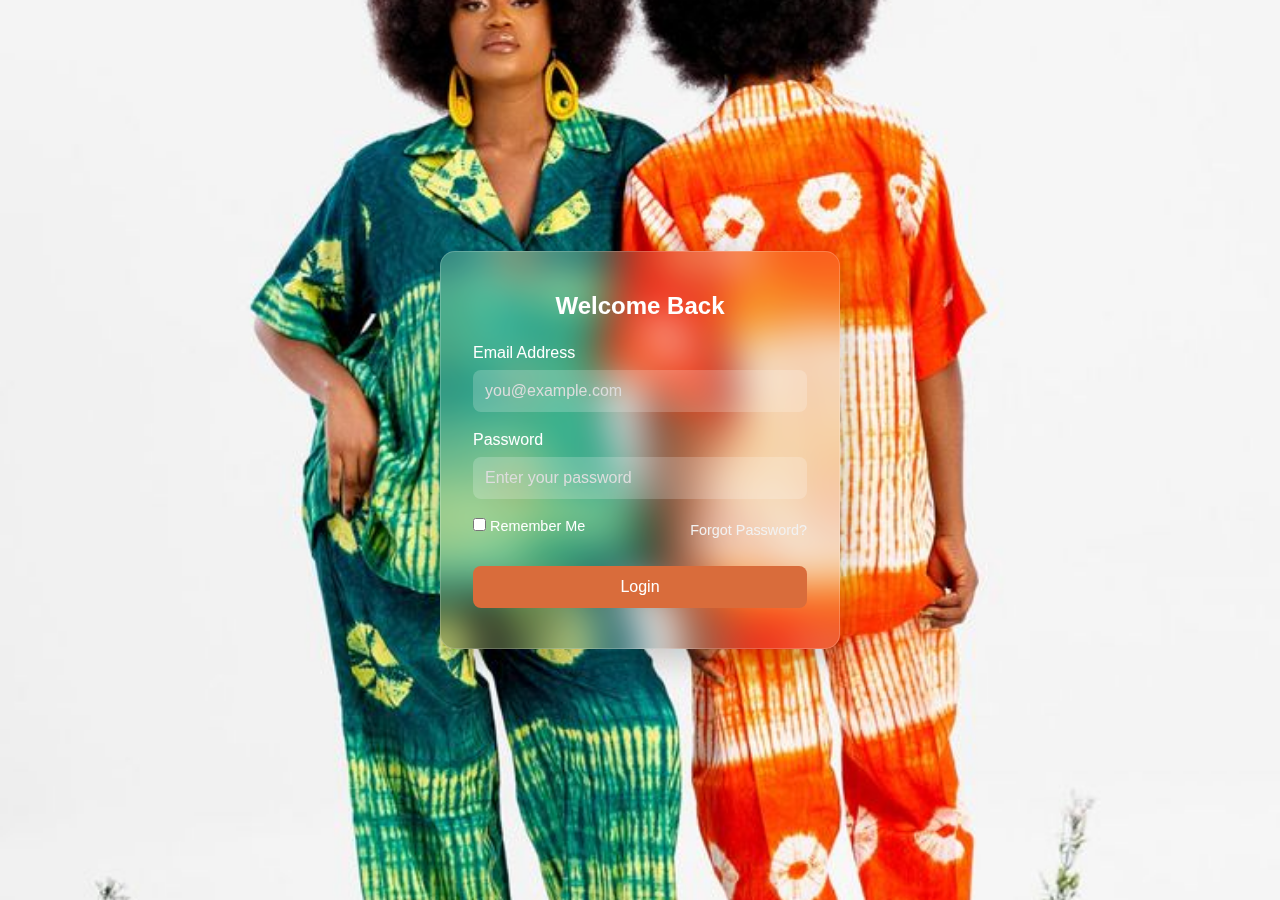
<file: login_form.html>
<!DOCTYPE html>
<html lang="en">
<head>
  <meta charset="UTF-8" />
  <meta name="viewport" content="width=device-width, initial-scale=1.0"/>
  <title>Login - Haus of Dye</title>
  <link rel="stylesheet" href="css/style.css">
  <style>
                body {
                background: url("img/lade.jpg") no-repeat center center/cover;
                min-height: 100vh;
                display: flex;
                justify-content: center;
                align-items: center;
                font-family: 'Poppins', sans-serif;
                margin: 0;
                }

    .login-container {
      background: rgba(255, 255, 255, 0.1);
      backdrop-filter: blur(20px);
      -webkit-backdrop-filter: blur(20px);
      border: 1px solid rgba(255, 255, 255, 0.2);
      border-radius: 15px;
      padding: 2.5rem 2rem;
      width: 100%;
      max-width: 400px;
      box-shadow: 0 8px 32px rgba(0,0,0,0.2);
      color: #fff;
    }

    .login-container h2 {
      text-align: center;
      margin-bottom: 1.5rem;
      color: #fff;
    }

    .login-container label {
      display: block;
      margin-bottom: 0.5rem;
      font-weight: 500;
    }

    .login-container input[type="email"],
    .login-container input[type="password"] {
      width: 100%;
      padding: 0.75rem;
      margin-bottom: 1.2rem;
      border: none;
      border-radius: 8px;
      background: rgba(255,255,255,0.2);
      color: white;
      font-size: 1rem;
    }

    .login-container input::placeholder {
      color: #ddd;
    }

    .login-container .options {
      display: flex;
      justify-content: space-between;
      align-items: center;
      margin-bottom: 1.5rem;
      font-size: 0.9rem;
    }

    .login-container .options a {
      color: #f2f2f2;
      text-decoration: none;
    }

    .login-container .options a:hover {
      text-decoration: underline;
    }

    .login-container button {
      width: 100%;
      padding: 0.75rem;
      background-color: #D96C3B;
      color: white;
      border: none;
      border-radius: 8px;
      font-size: 1rem;
      cursor: pointer;
    }

    .login-container button:hover {
      background-color: #c3562c;
    }

    @media(max-width: 480px) {
      .login-container {
        padding: 2rem 1.5rem;
      }
    }
  </style>
</head>
<body>

  <div class="login-container">
    <h2>Welcome Back</h2>
    <form>
      <label for="email">Email Address</label>
      <input type="email" id="email" placeholder="you@example.com" required>

      <label for="password">Password</label>
      <input type="password" id="password" placeholder="Enter your password" required>

      <div class="options">
        <label><input type="checkbox"> Remember Me</label>
        <a href="#">Forgot Password?</a>
      </div>

      <button type="submit">Login</button>
    </form>
  </div>

</body>
</html>
</file>
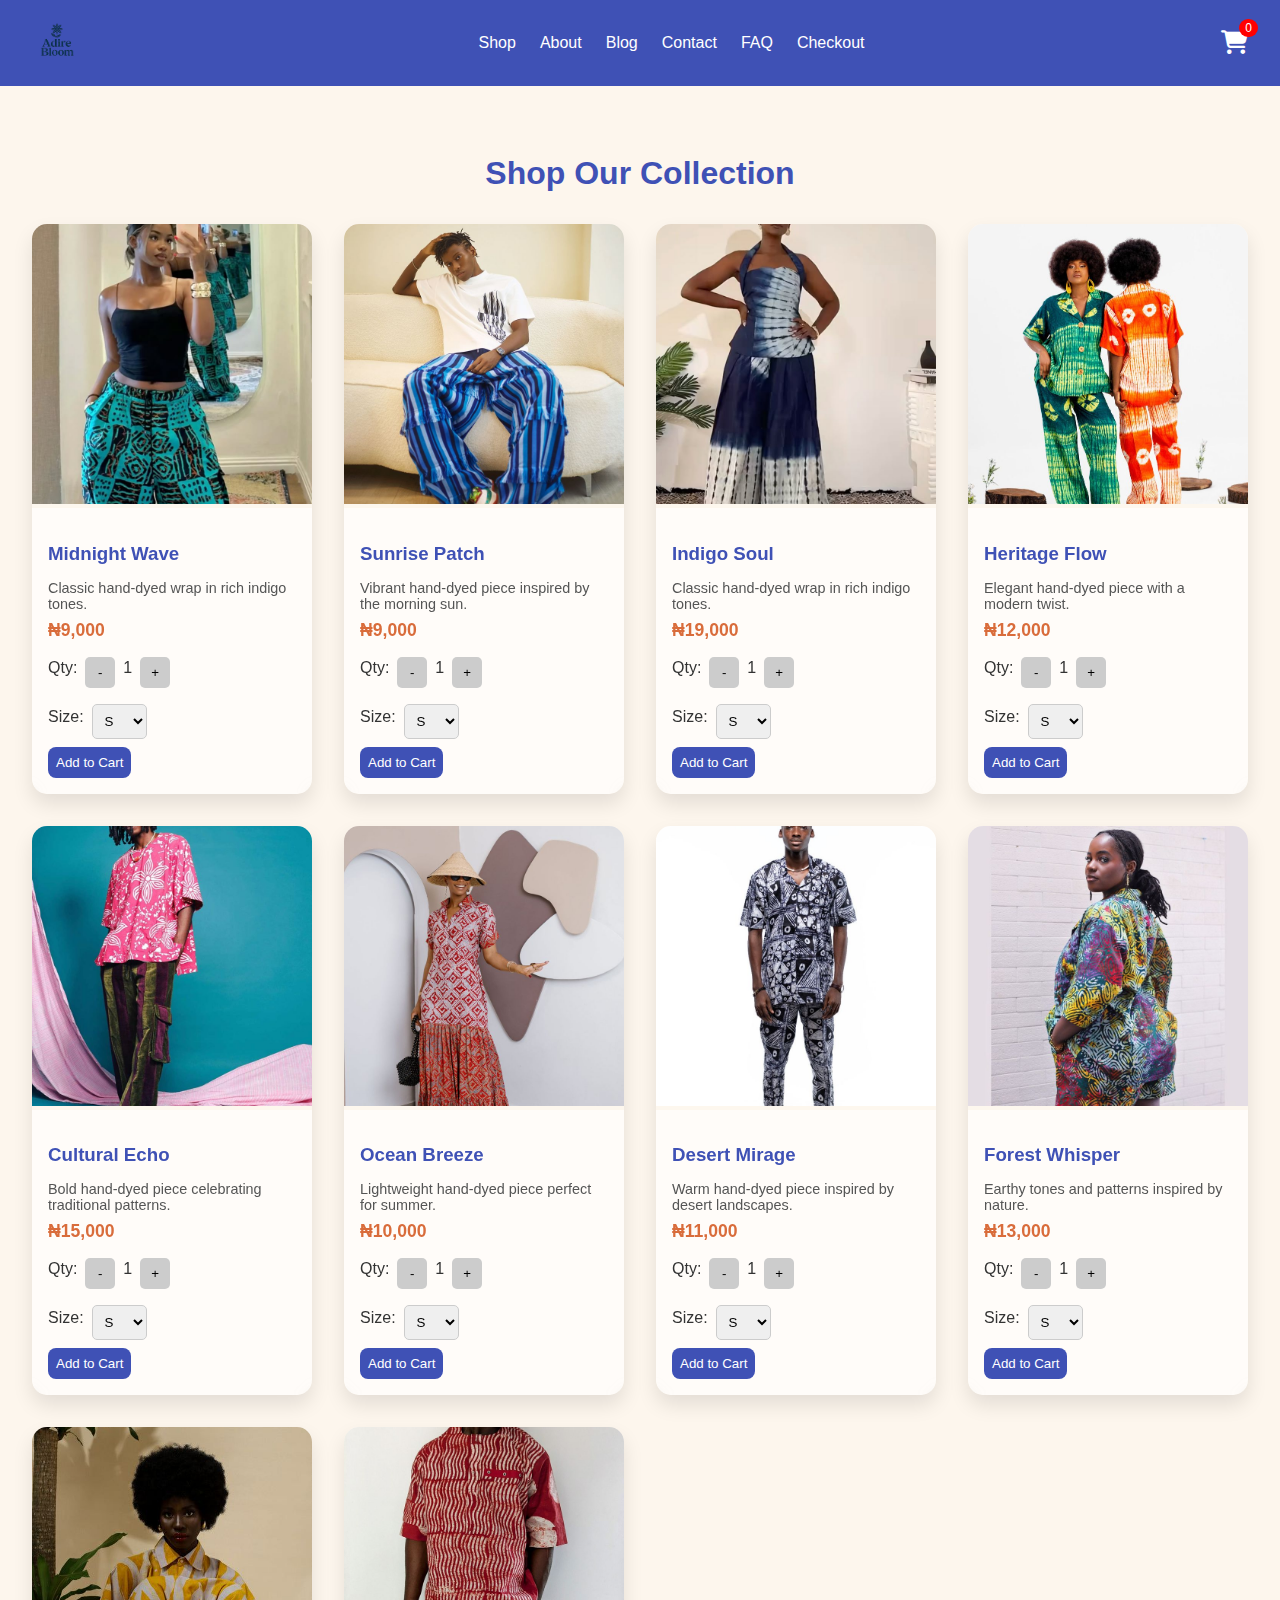
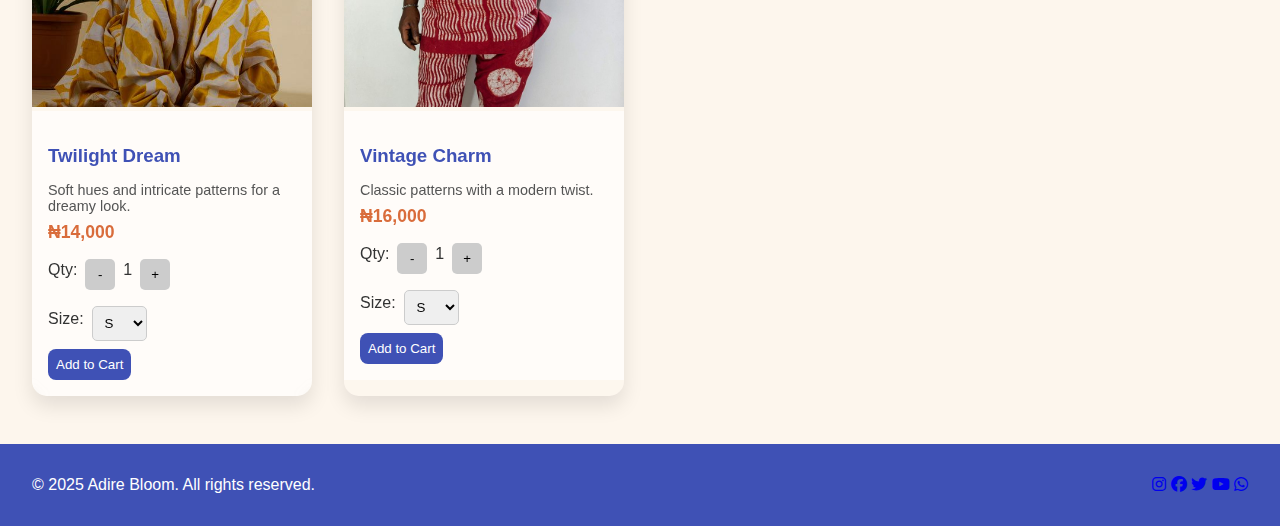
<file: shop.html>
<!DOCTYPE html>
<html lang="en">
<head>
  <meta charset="UTF-8" />
  <meta name="viewport" content="width=device-width, initial-scale=1.0"/>
  <title>Shop – Adire Bloom</title>
  <link rel="stylesheet" href="https://cdnjs.cloudflare.com/ajax/libs/font-awesome/6.5.0/css/all.min.css">
  <meta name="author" content="Adire Bloom Team">
  <link rel="icon" href="img/adirebloom.png" type="image/png">
  <style>
    body {
      font-family: 'Poppins', sans-serif;
      background-color: #FDF6ED;
      margin: 0;
      padding: 0;
      color: #333;
    }
    header, footer {
      background-color: #3F51B5;
      color: white;
      padding: 1rem 2rem;
      display: flex;
      justify-content: space-between;
      align-items: center;
      flex-wrap: wrap;
    }
    .logo img { height: 50px; width: auto; }
    nav ul { list-style: none; display: flex; gap: 1.5rem; flex-wrap: wrap; }
    nav ul li a { color: white; text-decoration: none; font-weight: 500; }
    .cart-icon {
      color: white;
      font-size: 1.5rem;
      position: relative;
      cursor: pointer;
    }
    .cart-icon::after {
      content: attr(data-count);
      position: absolute;
      top: -10px;
      right: -10px;
      background: red;
      color: white;
      font-size: 0.75rem;
      padding: 2px 6px;
      border-radius: 999px;
    }
    .shop-section {
      padding: 3rem 2rem;
    }
    .shop-section h1 {
      text-align: center;
      margin-bottom: 2rem;
      color: #3F51B5;
    }
    .products-grid {
      display: grid;
      grid-template-columns: repeat(auto-fit, minmax(250px, 1fr));
      gap: 2rem;
    }
    .product-card {
      background: rgba(255, 255, 255, 0.1);
      border-radius: 15px;
      backdrop-filter: blur(10px);
      box-shadow: 0 10px 20px rgba(0,0,0,0.1);
      overflow: hidden;
      transition: transform 0.3s;
      position: relative;
    }
    .product-card:hover { transform: translateY(-5px); }
    .product-card img {
      width: 100%;
      height: 280px;
      object-fit: cover;
    }
    .product-details {
      padding: 1rem;
      background: rgba(255, 255, 255, 0.6);
      backdrop-filter: blur(5px);
    }
    .product-details h3 {
      color: #3F51B5;
      margin-bottom: 0.5rem;
    }
    .product-details p, .product-price {
      font-size: 0.9rem;
      color: #555;
      margin-bottom: 0.5rem;
    }
    .product-price { font-weight: bold; color: #D96C3B; font-size: 1.1rem; }
    .add-cart-btn, .qty-btn, select {
      margin-top: 0.5rem;
      padding: 0.5rem;
      font-weight: 500;
    }
    .add-cart-btn {
      background-color: #3F51B5;
      color: white;
      border: none;
      border-radius: 8px;
      cursor: pointer;
      text-decoration: none;
    }
    .add-cart-btn:hover { background-color: #D96C3B; }
    .quantity-section, .size-select {
      display: flex;
      align-items: center;
      gap: 0.5rem;
      margin-top: 0.5rem;
    }
    .qty-btn {
      background: #ccc;
      border: none;
      border-radius: 5px;
      cursor: pointer;
      width: 30px;
    }
    select {
      border: 1px solid #ccc;
      border-radius: 5px;
    }
  </style>
</head>
<body>
  <header>
    <div class="logo">
      <a href="index.html"><img src="img/adirebloombg.png" alt="Adire Bloom Logo"></a>
    </div>
    <nav>
      <ul>
        <li><a href="shop.html">Shop</a></li>
        <li><a href="about.html">About</a></li>
        <li><a href="blog.html">Blog</a></li>
        <li><a href="contact.html">Contact</a></li>
        <li><a href="faq.html">FAQ</a></li>
        <li><a href="checkout.html">Checkout</a></li>
      </ul>
    </nav>
    <div class="cart-icon" onclick="window.location.href='checkout.html'" data-count="0">
      <i class="fas fa-shopping-cart"></i>
    </div>
  </header>

  <section class="shop-section">
    <h1>Shop Our Collection</h1>
    <div class="products-grid" id="products">
      <!-- EXAMPLE PRODUCT - REPEAT FOR OTHERS -->
      <div class="product-card" data-name="Midnight Wave" data-price="9000" data-category="Women">
        <img src="img/abc.jpg" alt="Midnight Wave">
        <div class="product-details">
          <h3>Midnight Wave</h3>
          <p>Classic hand-dyed wrap in rich indigo tones.</p>
          <div class="product-price">₦9,000</div>
          <div class="quantity-section">
            <label>Qty:</label>
            <button class="qty-btn" onclick="adjustQty(this, -1)">-</button>
            <span class="qty">1</span>
            <button class="qty-btn" onclick="adjustQty(this, 1)">+</button>
          </div>
          <div class="size-select">
            <label for="size">Size:</label>
            <select class="size">
              <option value="S">S</option>
              <option value="M">M</option>
              <option value="L">L</option>
              <option value="XL">XL</option>
            </select>
          </div>
          <button class="add-cart-btn">Add to Cart</button>
        </div>
      </div>


       <div class="product-card" data-name="Sunrise Patch" data-price="9000" data-category="Men">
        <img src="img/ireke.jpg" alt="Sunrise Patch">
        <div class="product-details">
          <h3>Sunrise Patch</h3>
          <p>Vibrant hand-dyed piece inspired by the morning sun.</p>
          <div class="product-price">₦9,000</div>
          <div class="quantity-section">
            <label>Qty:</label>
            <button class="qty-btn" onclick="adjustQty(this, -1)">-</button>
            <span class="qty">1</span>
            <button class="qty-btn" onclick="adjustQty(this, 1)">+</button>
          </div>
          <div class="size-select">
            <label for="size">Size:</label>
            <select class="size">
              <option value="S">S</option>
              <option value="M">M</option>
              <option value="L">L</option>
              <option value="XL">XL</option>
            </select>
          </div>
          <button class="add-cart-btn">Add to Cart</button>
        </div>
      </div>


       <div class="product-card" data-name="Indigo Soul" data-price="19,000" data-category="Women">
        <img src="img/olowo.jpg" alt="Indigo Soul">
        <div class="product-details">
          <h3>Indigo Soul</h3>
          <p>Classic hand-dyed wrap in rich indigo tones.</p>
          <div class="product-price">₦19,000</div>
          <div class="quantity-section">
            <label>Qty:</label>
            <button class="qty-btn" onclick="adjustQty(this, -1)">-</button>
            <span class="qty">1</span>
            <button class="qty-btn" onclick="adjustQty(this, 1)">+</button>
          </div>
          <div class="size-select">
            <label for="size">Size:</label>
            <select class="size">
              <option value="S">S</option>
              <option value="M">M</option>
              <option value="L">L</option>
              <option value="XL">XL</option>
            </select>
          </div>
          <button class="add-cart-btn">Add to Cart</button>
        </div>
      </div>

      <div class="product-card" data-name="Heritage Flow" data-price="12,000" data-category="Unisex">
        <img src="img/lade.jpg" alt="Heritage Flow">
        <div class="product-details">
          <h3>Heritage Flow</h3>
          <p>Elegant hand-dyed piece with a modern twist.</p>
          <div class="product-price">₦12,000</div>
          <div class="quantity-section">
            <label>Qty:</label>
            <button class="qty-btn" onclick="adjustQty(this, -1)">-</button>
            <span class="qty">1</span>
            <button class="qty-btn" onclick="adjustQty(this, 1)">+</button>
          </div>
          <div class="size-select">
            <label for="size">Size:</label>
            <select class="size">
              <option value="S">S</option>
              <option value="M">M</option>
              <option value="L">L</option>
              <option value="XL">XL</option>
            </select>
          </div>
          <button class="add-cart-btn">Add to Cart</button>
        </div>
      </div>

      <div class="product-card" data-name="Cultural Echo" data-price="15,000" data-category="Unisex">
        <img src="img/product.jpg" alt="Cultural Echo">
        <div class="product-details">
          <h3>Cultural Echo</h3>
          <p>Bold hand-dyed piece celebrating traditional patterns.</p>
          <div class="product-price">₦15,000</div>
          <div class="quantity-section">
            <label>Qty:</label>
            <button class="qty-btn" onclick="adjustQty(this, -1)">-</button>
            <span class="qty">1</span>
            <button class="qty-btn" onclick="adjustQty(this, 1)">+</button>
          </div>
          <div class="size-select">
            <label for="size">Size:</label>
            <select class="size">
              <option value="S">S</option>
              <option value="M">M</option>
              <option value="L">L</option>
              <option value="XL">XL</option>
            </select>
          </div>
          <button class="add-cart-btn">Add to Cart</button>
        </div>
      </div>

      <div class="product-card" data-name="Ocean Breeze" data-price="10,000" data-category="Women">
        <img src="img/product_pic.jpg" alt="Ocean Breeze">
        <div class="product-details">
          <h3>Ocean Breeze</h3>
          <p>Lightweight hand-dyed piece perfect for summer.</p>
          <div class="product-price">₦10,000</div>
          <div class="quantity-section">
            <label>Qty:</label>
            <button class="qty-btn" onclick="adjustQty(this, -1)">-</button>
            <span class="qty">1</span>
            <button class="qty-btn" onclick="adjustQty(this, 1)">+</button>
          </div>
          <div class="size-select">
            <label for="size">Size:</label>
            <select class="size">
              <option value="S">S</option>
              <option value="M">M</option>
              <option value="L">L</option>
              <option value="XL">XL</option>
            </select>
          </div>
          <button class="add-cart-btn">Add to Cart</button>
        </div>
      </div>
      <div class="product-card" data-name="Desert Mirage" data-price="11,000" data-category="Men">
        <img src="img/batik.jpg" alt="Desert Mirage">
        <div class="product-details">
          <h3>Desert Mirage</h3>
          <p>Warm hand-dyed piece inspired by desert landscapes.</p>
          <div class="product-price">₦11,000</div>
          <div class="quantity-section">
            <label>Qty:</label>
            <button class="qty-btn" onclick="adjustQty(this, -1)">-</button>
            <span class="qty">1</span>
            <button class="qty-btn" onclick="adjustQty(this, 1)">+</button>
          </div>
          <div class="size-select">
            <label for="size">Size:</label>
            <select class="size">
              <option value="S">S</option>
              <option value="M">M</option>
              <option value="L">L</option>
              <option value="XL">XL</option>
            </select>
          </div>
          <button class="add-cart-btn">Add to Cart</button>
        </div>
      </div>

      <div class="product-card" data-name="Forest Whisper" data-price="13,000" data-category="Unisex">
        <img src="img/tally.jpg" alt="Forest Whisper">
        <div class="product-details">
          <h3>Forest Whisper</h3>
          <p>Earthy tones and patterns inspired by nature.</p>
          <div class="product-price">₦13,000</div>
          <div class="quantity-section">
            <label>Qty:</label>
            <button class="qty-btn" onclick="adjustQty(this, -1)">-</button>
            <span class="qty">1</span>
            <button class="qty-btn" onclick="adjustQty(this, 1)">+</button>
          </div>
          <div class="size-select">
            <label for="size">Size:</label>
            <select class="size">
              <option value="S">S</option>
              <option value="M">M</option>
              <option value="L">L</option>
              <option value="XL">XL</option>
            </select>
          </div>
          <button class="add-cart-btn">Add to Cart</button>
        </div>

      </div>
      <div class="product-card" data-name="Twilight Dream" data-price="14,000" data-category="Unisex">
        <img src="img/melanin.jpg" alt="Twilight Dream">
        <div class="product-details">
          <h3>Twilight Dream</h3>
          <p>Soft hues and intricate patterns for a dreamy look.</p>
          <div class="product-price">₦14,000</div>
          <div class="quantity-section">
            <label>Qty:</label>
            <button class="qty-btn" onclick="adjustQty(this, -1)">-</button>
            <span class="qty">1</span>
            <button class="qty-btn" onclick="adjustQty(this, 1)">+</button>
          </div>
          <div class="size-select">
            <label for="size">Size:</label>
            <select class="size">
              <option value="S">S</option>
              <option value="M">M</option>
              <option value="L">L</option>
              <option value="XL">XL</option>
            </select>
          </div>
          <button class="add-cart-btn">Add to Cart</button>
        </div>
      </div>

      <div class="product-card" data-name="Vintage Charm" data-price="16,000" data-category="Women">
        <img src="img/cult.jpg" alt="Vintage Charm">
        <div class="product-details">
          <h3>Vintage Charm</h3>
          <p>Classic patterns with a modern twist.</p>
          <div class="product-price">₦16,000</div>
          <div class="quantity-section">
            <label>Qty:</label>
            <button class="qty-btn" onclick="adjustQty(this, -1)">-</button>
            <span class="qty">1</span>
            <button class="qty-btn" onclick="adjustQty(this, 1)">+</button>
          </div>
          <div class="size-select">
            <label for="size">Size:</label>
            <select class="size">
              <option value="S">S</option>
              <option value="M">M</option>
              <option value="L">L</option>
              <option value="XL">XL</option>
            </select>
          </div>
          <button class="add-cart-btn">Add to Cart</button>
        </div>
      </div>
    </div>
  </section>

  <footer>
    <p>&copy; 2025 Adire Bloom. All rights reserved.</p>
    <div class="socials">
      <a href="#"><i class="fab fa-instagram"></i></a>
      <a href="#"><i class="fab fa-facebook"></i></a>
      <a href="#"><i class="fab fa-twitter"></i></a>
      <a href="#"><i class="fab fa-youtube"></i></a>
      <a href="#"><i class="fab fa-whatsapp"></i></a>
    </div>
  </footer>

  <script>
    const cart = [];
    const cartIcon = document.querySelector('.cart-icon');

    document.querySelectorAll('.add-cart-btn').forEach(btn => {
      btn.addEventListener('click', function () {
        const card = this.closest('.product-card');
        const name = card.getAttribute('data-name');
        const price = parseInt(card.getAttribute('data-price'));
        const qty = parseInt(card.querySelector('.qty').innerText);
        const size = card.querySelector('.size').value;
        cart.push({ name, price, qty, size });
        localStorage.setItem('cart', JSON.stringify(cart));
        cartIcon.setAttribute('data-count', cart.length);
      });
    });

    function adjustQty(btn, change) {
      const span = btn.parentElement.querySelector('.qty');
      let value = parseInt(span.innerText);
      value = Math.max(1, value + change);
      span.innerText = value;
    }

    const stored = JSON.parse(localStorage.getItem('cart')) || [];
    if (stored.length > 0) {
      cart.push(...stored);
      cartIcon.setAttribute('data-count', cart.length);
    }
  </script>
</body>
</html>
</file>
<file: css/style.css>
* {
  margin: 0;
  padding: 0;
  box-sizing: border-box;
}

body {
  font-family: 'Poppins', sans-serif;
  background-color: #FDF6ED;
  color: #333;
  overflow-x: hidden;
}

header {
  background-color: #3F51B5;
  padding: 0.5rem 2rem;
  display: flex;
  justify-content: space-between;
  align-items: center;
  flex-wrap: wrap;
  color: #fff;
}

.logo img {
  height: 70px;
  width: auto;
}

nav ul {
  list-style: none;
  display: flex;
  gap: 1.5rem;
  flex-wrap: wrap;
}

nav ul li a {
  color: white;
  text-decoration: none;
  font-weight: 500;
}

.login-btn a {
  color: white;
  background-color: #D96C3B;
  padding: 0.5rem 1rem;
  border-radius: 5px;
  text-decoration: none;
  font-weight: 500;
}

.hamburger {
  display: none;
  font-size: 2rem;
  color: white;
  cursor: pointer;
  margin-left: auto;
}

@media (max-width: 768px) {
  .hamburger {
    display: block;
  }

  nav ul {
    display: none;
    flex-direction: column;
    width: 100%;
    background-color: #3F51B5;
    padding: 1rem;
    margin-top: 1rem;
  }

  nav ul.active {
    display: flex;
  }
}

/* Carousel Section */
.carousel-section {
  padding: 1rem 2rem;
  background-color: #fff;
}

.carousel-wrapper {
  position: relative;
  display: flex;
  align-items: center;
  overflow: hidden;
  padding: 0 2rem;
}

.carousel {
  display: flex;
  overflow-x: auto;
  scroll-snap-type: x mandatory;
  gap: 1rem;
  scroll-behavior: smooth;
  padding-bottom: 1rem;
}

.carousel::-webkit-scrollbar {
  display: none;
}

.carousel-item {
  flex: 0 0 auto;
  width: 300px;
  height: 400px;
  scroll-snap-align: start;
  border-radius: 10px;
  overflow: hidden;
  position: relative;
  background-color: #f1f1f1;
  box-shadow: 0 0 15px rgba(0,0,0,0.1);
}

.carousel-item img {
  width: 100%;
  height: 100%;
  object-fit: cover;
  display: block;
}

.carousel-item .caption {
  position: absolute;
  bottom: 0;
  width: 100%;
  padding: 0.75rem;
  background: rgba(0, 0, 0, 0.5);
  color: white;
  font-size: 0.95rem;
  text-align: center;
}

.arrow {
  font-size: 2rem;
  background: #3F51B5;
  color: white;
  border: none;
  padding: 0.8rem;
  cursor: pointer;
  border-radius: 999px;
  z-index: 10;
}

.arrow:hover {
  background: #D96C3B;
}

.arrow.left {
  margin-right: 1rem;
}

.arrow.right {
  margin-left: 1rem;
}

@media(max-width: 768px) {
  .arrow {
    display: none;
  }
}

/* Quick Links */
.quick-links {
  padding: 3rem 2rem;
  background-color: #FDF6ED;
  text-align: center;
}

.quick-links h2 {
  font-size: 2rem;
  margin-bottom: 2rem;
  color: #3F51B5;
}

.link-cards {
  display: grid;
  grid-template-columns: repeat(auto-fit, minmax(250px, 1fr));
  gap: 2rem;
}

.link-card {
  position: relative;
  height: 300px;
  border-radius: 16px;
  overflow: hidden;
  background-size: cover;
  background-position: center;
  transition: transform 0.4s ease;
  display: flex;
  align-items: flex-end;
  box-shadow: 0 15px 30px rgba(0,0,0,0.1);
}

.link-card:hover {
  transform: scale(1.05);
}

.card-content {
  background: rgba(0, 0, 0, 0.4);
  backdrop-filter: blur(12px);
  -webkit-backdrop-filter: blur(12px);
  padding: 1.5rem;
  color: #fff;
  width: 100%;
  text-align: left;
}

.card-content h3 {
  margin-bottom: 0.5rem;
  font-size: 1.4rem;
  color: #fff;
}

.card-content p {
  font-size: 0.95rem;
  margin-bottom: 1rem;
  color: #e0e0e0;
}

.glass-btn {
  display: inline-block;
  padding: 0.5rem 1.2rem;
  background: rgba(255, 255, 255, 0.2);
  backdrop-filter: blur(8px);
  -webkit-backdrop-filter: blur(8px);
  border: 1px solid rgba(255,255,255,0.3);
  border-radius: 25px;
  color: #fff;
  font-weight: bold;
  text-decoration: none;
  transition: background 0.3s ease;
}

.glass-btn:hover {
  background: rgba(255, 255, 255, 0.35);
  color: #000;
}

/* Testimonials */
.testimonials {
  padding: 4rem 2rem;
  background-color: #fff;
  text-align: center;
}

.testimonials h2 {
  color: #3F51B5;
  margin-bottom: 2rem;
}

.testimonial-cards {
  display: grid;
  grid-template-columns: repeat(auto-fit, minmax(280px, 1fr));
  gap: 2rem;
  max-width: 1000px;
  margin: 0 auto;
}

.testimonial-card {
  background: #FDF6ED;
  border-left: 5px solid #D96C3B;
  padding: 1.5rem;
  border-radius: 10px;
  box-shadow: 0 8px 20px rgba(0,0,0,0.05);
}

.testimonial-card p {
  font-size: 1rem;
  font-style: italic;
  color: #444;
  margin-bottom: 1rem;
}

.testimonial-card h4 {
  font-size: 0.95rem;
  font-weight: 600;
  color: #3F51B5;
}


/* Footer */
footer {
  background-color: #3F51B5;
  color: white;
  padding: 2rem;
  text-align: center;
}

.footer-content {
  display: flex;
  flex-wrap: wrap;
  justify-content: space-between;
  align-items: flex-start;
  gap: 2rem;
  max-width: 1100px;
  margin: auto;
  padding-bottom: 1rem;
}

.footer-logo img {
  height: 50px;
  margin-bottom: 0.5rem;
}

.footer-logo p {
  max-width: 300px;
  font-size: 0.9rem;
}

.footer-links h4 {
  font-size: 1.1rem;
  margin-bottom: 1rem;
}

.footer-links ul {
  list-style: none;
  padding: 0;
}

.footer-links ul li {
  margin-bottom: 0.5rem;
}

.footer-links ul li a {
  color: white;
  text-decoration: none;
  font-size: 0.95rem;
}

.footer-links ul li a:hover {
  text-decoration: underline;
}

.footer-bottom {
  border-top: 1px solid rgba(255,255,255,0.2);
  margin-top: 1rem;
  padding-top: 1rem;
  font-size: 0.85rem;
  color: #ddd;
}
</file>
